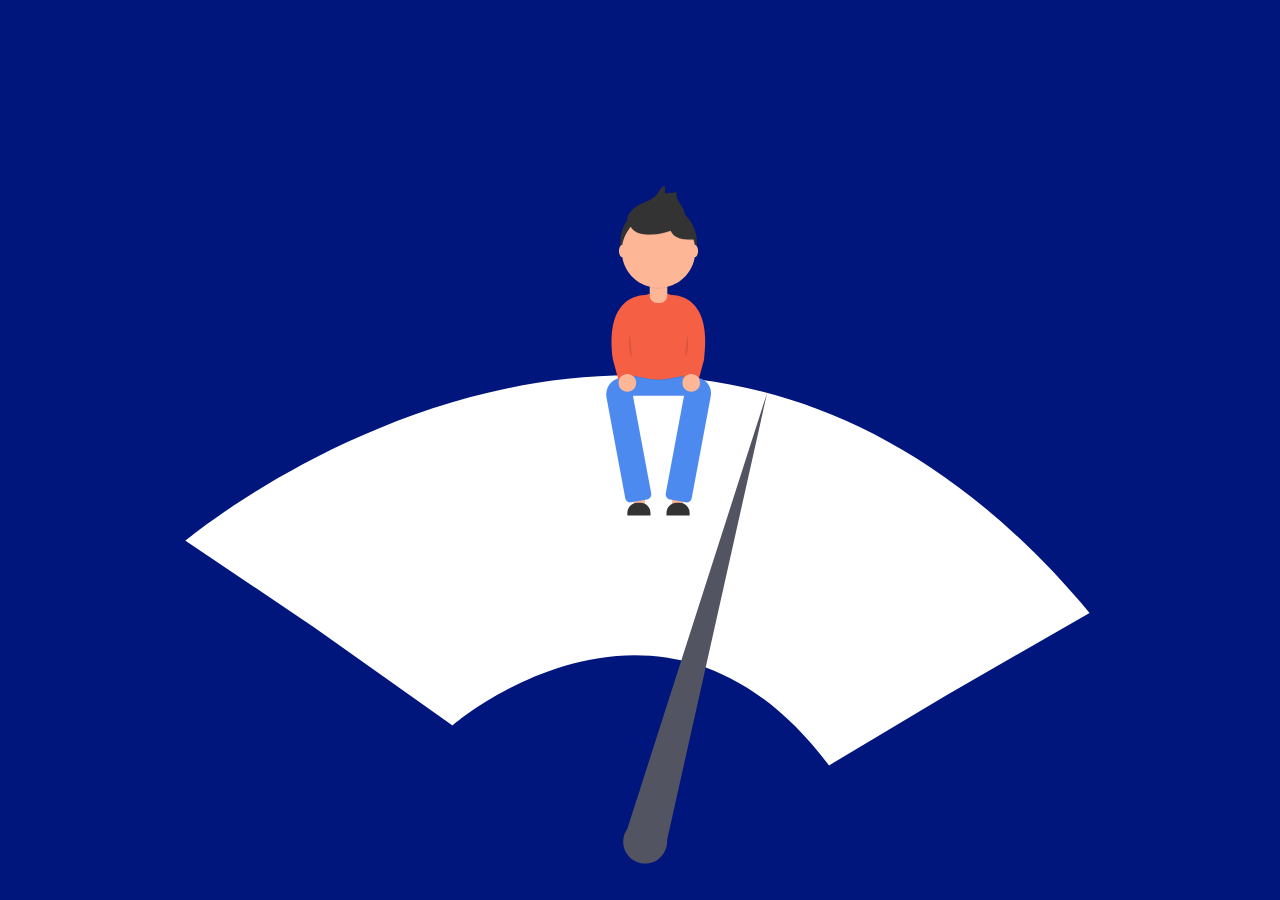
<file: svg/index.html>
<!DOCTYPE html>
<html lang="en">
  <head>
    <meta charset="UTF-8" />
    <meta name="viewport" content="width=device-width, initial-scale=1.0" />
    <link rel="stylesheet" href="./style.css" />
    <title>SVG animation</title>
  </head>
  <body>
    <svg
      id="logo"
      width="799"
      height="141"
      viewBox="0 0 799 141"
      fill="none"
      xmlns="http://www.w3.org/2000/svg"
    >
      <path
        d="M18.3828 66.9219V107H4.88281V4.625H42.6406C53.8438 4.625 62.6094 7.48438 68.9375 13.2031C75.3125 18.9219 78.5 26.4922 78.5 35.9141C78.5 45.8516 75.3828 53.5156 69.1484 58.9062C62.9609 64.25 54.0781 66.9219 42.5 66.9219H18.3828ZM18.3828 55.8828H42.6406C49.8594 55.8828 55.3906 54.1953 59.2344 50.8203C63.0781 47.3984 65 42.4766 65 36.0547C65 29.9609 63.0781 25.0859 59.2344 21.4297C55.3906 17.7734 50.1172 15.875 43.4141 15.7344H18.3828V55.8828Z"
        stroke="white"
        stroke-width="5"
      />
      <path
        d="M130.461 42.5938C128.492 42.2656 126.359 42.1016 124.062 42.1016C115.531 42.1016 109.742 45.7344 106.695 53V107H93.6875V30.9219H106.344L106.555 39.7109C110.82 32.9141 116.867 29.5156 124.695 29.5156C127.227 29.5156 129.148 29.8438 130.461 30.5V42.5938Z"
        stroke="white"
        stroke-width="5"
      />
      <path
        d="M137.633 68.2578C137.633 60.8047 139.086 54.1016 141.992 48.1484C144.945 42.1953 149.023 37.6016 154.227 34.3672C159.477 31.1328 165.453 29.5156 172.156 29.5156C182.516 29.5156 190.883 33.1016 197.258 40.2734C203.68 47.4453 206.891 56.9844 206.891 68.8906V69.8047C206.891 77.2109 205.461 83.8672 202.602 89.7734C199.789 95.6328 195.734 100.203 190.438 103.484C185.188 106.766 179.141 108.406 172.297 108.406C161.984 108.406 153.617 104.82 147.195 97.6484C140.82 90.4766 137.633 80.9844 137.633 69.1719V68.2578ZM150.711 69.8047C150.711 78.2422 152.656 85.0156 156.547 90.125C160.484 95.2344 165.734 97.7891 172.297 97.7891C178.906 97.7891 184.156 95.2109 188.047 90.0547C191.938 84.8516 193.883 77.5859 193.883 68.2578C193.883 59.9141 191.891 53.1641 187.906 48.0078C183.969 42.8047 178.719 40.2031 172.156 40.2031C165.734 40.2031 160.555 42.7578 156.617 47.8672C152.68 52.9766 150.711 60.2891 150.711 69.8047Z"
        stroke="white"
        stroke-width="5"
      />
      <path
        d="M220.109 68.3281C220.109 56.4688 222.852 47.0469 228.336 40.0625C233.82 33.0312 241.086 29.5156 250.133 29.5156C259.414 29.5156 266.656 32.7969 271.859 39.3594L272.492 30.9219H284.375V105.172C284.375 115.016 281.445 122.773 275.586 128.445C269.773 134.117 261.945 136.953 252.102 136.953C246.617 136.953 241.25 135.781 236 133.438C230.75 131.094 226.742 127.883 223.977 123.805L230.727 116C236.305 122.891 243.125 126.336 251.188 126.336C257.516 126.336 262.438 124.555 265.953 120.992C269.516 117.43 271.297 112.414 271.297 105.945V99.4062C266.094 105.406 258.992 108.406 249.992 108.406C241.086 108.406 233.867 104.82 228.336 97.6484C222.852 90.4766 220.109 80.7031 220.109 68.3281ZM233.188 69.8047C233.188 78.3828 234.945 85.1328 238.461 90.0547C241.977 94.9297 246.898 97.3672 253.227 97.3672C261.43 97.3672 267.453 93.6406 271.297 86.1875V51.4531C267.312 44.1875 261.336 40.5547 253.367 40.5547C247.039 40.5547 242.094 43.0156 238.531 47.9375C234.969 52.8594 233.188 60.1484 233.188 69.8047Z"
        stroke="white"
        stroke-width="5"
      />
      <path
        d="M340.836 42.5938C338.867 42.2656 336.734 42.1016 334.438 42.1016C325.906 42.1016 320.117 45.7344 317.07 53V107H304.062V30.9219H316.719L316.93 39.7109C321.195 32.9141 327.242 29.5156 335.07 29.5156C337.602 29.5156 339.523 29.8438 340.836 30.5V42.5938Z"
        stroke="white"
        stroke-width="5"
      />
      <path
        d="M397.016 107C396.266 105.5 395.656 102.828 395.188 98.9844C389.141 105.266 381.922 108.406 373.531 108.406C366.031 108.406 359.867 106.297 355.039 102.078C350.258 97.8125 347.867 92.4219 347.867 85.9062C347.867 77.9844 350.867 71.8438 356.867 67.4844C362.914 63.0781 371.398 60.875 382.32 60.875H394.977V54.8984C394.977 50.3516 393.617 46.7422 390.898 44.0703C388.18 41.3516 384.172 39.9922 378.875 39.9922C374.234 39.9922 370.344 41.1641 367.203 43.5078C364.062 45.8516 362.492 48.6875 362.492 52.0156H349.414C349.414 48.2188 350.75 44.5625 353.422 41.0469C356.141 37.4844 359.797 34.6719 364.391 32.6094C369.031 30.5469 374.117 29.5156 379.648 29.5156C388.414 29.5156 395.281 31.7188 400.25 36.125C405.219 40.4844 407.797 46.5078 407.984 54.1953V89.2109C407.984 96.1953 408.875 101.75 410.656 105.875V107H397.016ZM375.43 97.0859C379.508 97.0859 383.375 96.0312 387.031 93.9219C390.688 91.8125 393.336 89.0703 394.977 85.6953V70.0859H384.781C368.844 70.0859 360.875 74.75 360.875 84.0781C360.875 88.1562 362.234 91.3438 364.953 93.6406C367.672 95.9375 371.164 97.0859 375.43 97.0859Z"
        stroke="white"
        stroke-width="5"
      />
      <path
        d="M440.609 30.9219L440.961 39.3594C446.539 32.7969 454.062 29.5156 463.531 29.5156C474.172 29.5156 481.414 33.5938 485.258 41.75C487.789 38.0938 491.07 35.1406 495.102 32.8906C499.18 30.6406 503.984 29.5156 509.516 29.5156C526.203 29.5156 534.688 38.3516 534.969 56.0234V107H521.961V56.7969C521.961 51.3594 520.719 47.3047 518.234 44.6328C515.75 41.9141 511.578 40.5547 505.719 40.5547C500.891 40.5547 496.883 42.0078 493.695 44.9141C490.508 47.7734 488.656 51.6406 488.141 56.5156V107H475.062V57.1484C475.062 46.0859 469.648 40.5547 458.82 40.5547C450.289 40.5547 444.453 44.1875 441.312 51.4531V107H428.305V30.9219H440.609Z"
        stroke="white"
        stroke-width="5"
      />
      <path
        d="M566.891 30.9219L567.242 39.3594C572.82 32.7969 580.344 29.5156 589.812 29.5156C600.453 29.5156 607.695 33.5938 611.539 41.75C614.07 38.0938 617.352 35.1406 621.383 32.8906C625.461 30.6406 630.266 29.5156 635.797 29.5156C652.484 29.5156 660.969 38.3516 661.25 56.0234V107H648.242V56.7969C648.242 51.3594 647 47.3047 644.516 44.6328C642.031 41.9141 637.859 40.5547 632 40.5547C627.172 40.5547 623.164 42.0078 619.977 44.9141C616.789 47.7734 614.938 51.6406 614.422 56.5156V107H601.344V57.1484C601.344 46.0859 595.93 40.5547 585.102 40.5547C576.57 40.5547 570.734 44.1875 567.594 51.4531V107H554.586V30.9219H566.891Z"
        stroke="white"
        stroke-width="5"
      />
      <path
        d="M712.508 108.406C702.195 108.406 693.805 105.031 687.336 98.2812C680.867 91.4844 677.633 82.4141 677.633 71.0703V68.6797C677.633 61.1328 679.062 54.4062 681.922 48.5C684.828 42.5469 688.859 37.9062 694.016 34.5781C699.219 31.2031 704.844 29.5156 710.891 29.5156C720.781 29.5156 728.469 32.7734 733.953 39.2891C739.438 45.8047 742.18 55.1328 742.18 67.2734V72.6875H690.641C690.828 80.1875 693.008 86.2578 697.18 90.8984C701.398 95.4922 706.742 97.7891 713.211 97.7891C717.805 97.7891 721.695 96.8516 724.883 94.9766C728.07 93.1016 730.859 90.6172 733.25 87.5234L741.195 93.7109C734.82 103.508 725.258 108.406 712.508 108.406ZM710.891 40.2031C705.641 40.2031 701.234 42.125 697.672 45.9688C694.109 49.7656 691.906 55.1094 691.062 62H729.172V61.0156C728.797 54.4062 727.016 49.2969 723.828 45.6875C720.641 42.0312 716.328 40.2031 710.891 40.2031Z"
        stroke="white"
        stroke-width="5"
      />
      <path
        d="M794.07 42.5938C792.102 42.2656 789.969 42.1016 787.672 42.1016C779.141 42.1016 773.352 45.7344 770.305 53V107H757.297V30.9219H769.953L770.164 39.7109C774.43 32.9141 780.477 29.5156 788.305 29.5156C790.836 29.5156 792.758 29.8438 794.07 30.5V42.5938Z"
        stroke="white"
        stroke-width="5"
      />
    </svg>

    <svg
      id="loading"
      width="942"
      height="746"
      viewBox="0 0 942 746"
      fill="none"
      xmlns="http://www.w3.org/2000/svg"
    >
      <linearGradient gradientTransform="rotate(25)" id="gradient">
        <stop class="start-stop" offset="0%" />
        <stop class="quarter-stop" offset="25%" />
        <stop class="mid-stop" offset="50%" />
        <stop class="three-quarter-stop" offset="75%" />
        <stop class="ease-stop" offset="90%" />
        <stop class="end-stop" offset="100%" />
      </linearGradient>
      <g clip-path="url(#clip0)">
        <path
          id="loading-fan"
          d="M920.546 490.91C512.546 2.16454 16.5 418.656 16.5 418.656L146.007 505.91L283.507 603.41C283.507 603.41 493.546 421.41 660.007 643.41L777.046 573.41L920.546 490.91Z"
          fill="url(#gradient)"
        />
        <path
          id="loading-pin"
          d="M498.088 717.884L598.208 270.554L458.288 706.884C456.574 709.284 455.362 712.005 454.724 714.884C454.086 717.763 454.035 720.741 454.575 723.64C455.114 726.539 456.234 729.299 457.865 731.755C459.497 734.212 461.607 736.314 464.07 737.935C466.533 739.557 469.298 740.665 472.2 741.193C475.101 741.721 478.079 741.658 480.955 741.008C483.831 740.358 486.547 739.134 488.94 737.41C491.332 735.686 493.352 733.497 494.878 730.974V730.914C496.926 727.587 498.042 723.771 498.108 719.864C498.168 719.174 498.138 718.534 498.088 717.884Z"
          fill="#535461"
        />
        <path
          d="M475.928 371.934H464.748V387.114H475.928V371.934Z"
          fill="#FDB797"
        />
        <path
          d="M514.268 371.934H503.088V387.114H514.268V371.934Z"
          fill="#FDB797"
        />
        <path
          d="M526.258 247.334H452.768V273.694H526.258V247.334Z"
          fill="#4D8AF0"
        />
        <g opacity="0.05">
          <path
            opacity="0.05"
            d="M526.258 247.334H452.768V273.694H526.258V247.334Z"
            fill="black"
          />
        </g>
        <path
          opacity="0.1"
          d="M452.768 252.124C452.768 252.124 480.188 258.514 489.508 258.514C498.828 258.514 526.248 252.124 526.248 252.124V248.124H452.768V252.124Z"
          fill="black"
        />
        <path
          d="M526.248 251.324C526.248 251.324 498.828 257.714 489.508 257.714C480.188 257.714 452.768 251.324 452.768 251.324V207.394C452.768 197.65 456.639 188.305 463.529 181.415C470.419 174.525 479.764 170.654 489.508 170.654C499.252 170.654 508.597 174.525 515.487 181.415C522.378 188.305 526.248 197.65 526.248 207.394V251.324Z"
          fill="#F55F44"
        />
        <path
          d="M480.728 152.274H498.298V173.414C498.298 175.433 497.497 177.368 496.069 178.796C494.642 180.223 492.707 181.024 490.688 181.024H488.348C486.33 181.024 484.394 180.223 482.967 178.796C481.54 177.368 480.738 175.433 480.738 173.414V152.274H480.728Z"
          fill="#FDB797"
        />
        <path
          d="M478.028 377.394L462.278 380.334C460.936 380.577 459.551 380.279 458.428 379.505C457.304 378.732 456.531 377.545 456.278 376.204L437.498 275.564C437.086 273.361 437.112 271.099 437.574 268.906C438.036 266.713 438.926 264.632 440.193 262.783C441.46 260.934 443.078 259.353 444.956 258.13C446.834 256.907 448.935 256.065 451.138 255.654L455.198 254.894C456.541 254.652 457.925 254.95 459.049 255.723C460.173 256.497 460.946 257.684 461.198 259.024L482.198 371.354C482.324 372.025 482.315 372.714 482.173 373.381C482.031 374.049 481.759 374.681 481.371 375.243C480.984 375.804 480.489 376.283 479.915 376.653C479.341 377.022 478.7 377.274 478.028 377.394Z"
          fill="#4D8AF0"
        />
        <path
          d="M500.948 377.394L516.698 380.334C518.041 380.577 519.425 380.279 520.549 379.505C521.673 378.732 522.446 377.545 522.698 376.204L541.798 273.884C542.544 269.881 541.669 265.746 539.366 262.387C537.063 259.029 533.521 256.722 529.518 255.974L523.778 254.904C522.436 254.662 521.051 254.96 519.928 255.733C518.804 256.507 518.031 257.694 517.778 259.034L496.778 371.364C496.654 372.034 496.664 372.722 496.807 373.388C496.949 374.055 497.222 374.686 497.61 375.246C497.997 375.807 498.492 376.285 499.065 376.654C499.638 377.022 500.278 377.274 500.948 377.394Z"
          fill="#4D8AF0"
        />
        <path
          opacity="0.1"
          d="M480.728 165.594C486.499 167.014 492.528 167.014 498.298 165.594V153.074H480.728V165.594Z"
          fill="black"
        />
        <path
          d="M489.508 158.664C510.683 158.664 527.848 141.499 527.848 120.324C527.848 99.1498 510.683 81.9844 489.508 81.9844C468.334 81.9844 451.168 99.1498 451.168 120.324C451.168 141.499 468.334 158.664 489.508 158.664Z"
          fill="#333333"
        />
        <path
          d="M489.508 165.854C509.799 165.854 526.248 149.405 526.248 129.114C526.248 108.823 509.799 92.3744 489.508 92.3744C469.217 92.3744 452.768 108.823 452.768 129.114C452.768 149.405 469.217 165.854 489.508 165.854Z"
          fill="#FDB797"
        />
        <path
          d="M465.248 85.9944C472.318 80.2244 483.008 79.1944 488.328 71.7844C490.538 68.7044 492.108 64.3744 495.838 63.7044L495.948 71.5844L507.948 70.3544C506.098 75.5544 510.628 80.5544 513.358 85.3544C515.365 88.9014 516.461 92.8903 516.548 96.9644C512.398 99.4544 507.248 96.7344 502.628 95.2844C498.008 93.8344 493.358 93.7244 488.628 93.5944C486.214 93.4265 483.789 93.5609 481.408 93.9944C479.348 94.5472 477.34 95.2801 475.408 96.1844C472.228 97.5144 462.178 102.544 459.228 99.3044C455.908 95.6344 462.518 88.2244 465.248 85.9944Z"
          fill="#333333"
        />
        <path
          opacity="0.1"
          d="M467.248 110.684C469.257 111.786 471.468 112.466 473.748 112.684C483.161 113.972 492.745 112.896 501.638 109.554C503.098 113.244 506.638 115.784 510.428 116.984C514.218 118.184 518.238 118.244 522.208 118.304C523.081 118.403 523.963 118.235 524.738 117.824C526.508 116.634 525.648 113.894 524.618 112.034L519.498 102.754C517.988 100.014 516.428 97.2144 514.088 95.1444C511.148 92.5444 507.248 91.3244 503.408 90.5544C494.32 88.7447 484.937 89.0561 475.988 91.4644C466.418 93.9944 454.128 102.744 467.248 110.684Z"
          fill="black"
        />
        <path
          d="M467.248 109.884C469.257 110.986 471.468 111.666 473.748 111.884C483.161 113.172 492.745 112.096 501.638 108.754C503.098 112.444 506.638 114.984 510.428 116.184C514.218 117.384 518.238 117.444 522.208 117.504C523.081 117.603 523.963 117.436 524.738 117.024C526.508 115.834 525.648 113.094 524.618 111.234L519.498 101.954C517.988 99.2144 516.428 96.4144 514.088 94.3444C511.148 91.7444 507.248 90.5244 503.408 89.7544C494.32 87.9447 484.937 88.2561 475.988 90.6644C466.418 93.1744 454.128 101.954 467.248 109.884Z"
          fill="#333333"
        />
        <path
          d="M525.858 135.104C527.626 135.104 529.058 132.423 529.058 129.114C529.058 125.806 527.626 123.124 525.858 123.124C524.091 123.124 522.658 125.806 522.658 129.114C522.658 132.423 524.091 135.104 525.858 135.104Z"
          fill="#FDB797"
        />
        <path
          d="M453.168 135.104C454.936 135.104 456.368 132.423 456.368 129.114C456.368 125.806 454.936 123.124 453.168 123.124C451.401 123.124 449.968 125.806 449.968 129.114C449.968 132.423 451.401 135.104 453.168 135.104Z"
          fill="#FDB797"
        />
        <path
          d="M480.868 173.094C480.868 173.094 434.388 165.854 443.978 237.744L449.568 258.354L465.568 257.714C465.568 257.714 455.188 233.714 461.568 217.774C467.948 201.834 480.868 173.094 480.868 173.094Z"
          fill="#F55F44"
        />
        <path
          d="M498.148 173.094C498.148 173.094 544.628 165.854 535.038 237.744L529.448 258.354L513.448 257.714C513.448 257.714 523.828 233.714 517.448 217.774C511.068 201.834 498.148 173.094 498.148 173.094Z"
          fill="#F55F44"
        />
        <path
          d="M458.358 269.694C463.213 269.694 467.148 265.759 467.148 260.904C467.148 256.05 463.213 252.114 458.358 252.114C453.504 252.114 449.568 256.05 449.568 260.904C449.568 265.759 453.504 269.694 458.358 269.694Z"
          fill="#FDB797"
        />
        <path
          d="M522.258 269.694C527.113 269.694 531.048 265.759 531.048 260.904C531.048 256.05 527.113 252.114 522.258 252.114C517.404 252.114 513.468 256.05 513.468 260.904C513.468 265.759 517.404 269.694 522.258 269.694Z"
          fill="#FDB797"
        />
        <path
          d="M468.398 380.724H471.488C474.141 380.724 476.684 381.778 478.559 383.653C480.435 385.529 481.488 388.072 481.488 390.724V393.464H458.358V390.724C458.358 389.408 458.618 388.104 459.123 386.888C459.628 385.672 460.369 384.568 461.301 383.639C462.234 382.71 463.341 381.974 464.559 381.474C465.777 380.974 467.082 380.719 468.398 380.724Z"
          fill="#333333"
        />
        <path
          d="M507.538 380.724H510.628C513.281 380.724 515.824 381.778 517.699 383.653C519.575 385.529 520.628 388.072 520.628 390.724V393.464H497.498V390.724C497.498 389.408 497.758 388.104 498.263 386.888C498.768 385.672 499.509 384.568 500.441 383.639C501.374 382.71 502.481 381.974 503.699 381.474C504.917 380.974 506.222 380.719 507.538 380.724Z"
          fill="#333333"
        />
        <path
          opacity="0.1"
          d="M460.758 211.384C460.758 211.384 457.558 228.154 463.158 235.384L460.758 211.384Z"
          fill="black"
        />
        <path
          opacity="0.1"
          d="M518.268 211.384C518.268 211.384 521.468 228.154 515.868 235.384L518.268 211.384Z"
          fill="black"
        />
      </g>
      <defs>
        <clipPath id="clip0">
          <rect width="942" height="745.6" fill="white" />
        </clipPath>
      </defs>
    </svg>

    <script type="text/javascript" src="./app.js"></script>
  </body>
</html>
</file>
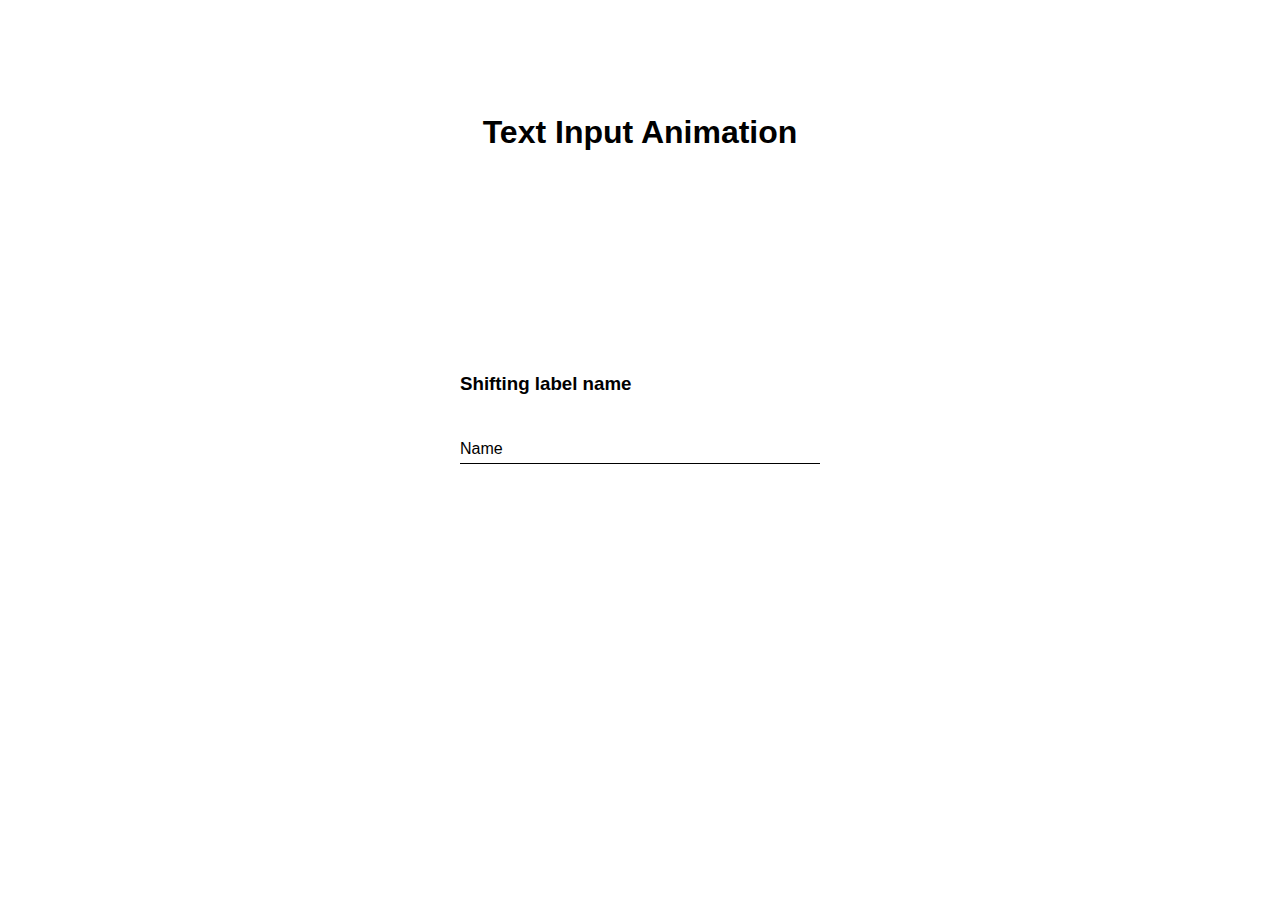
<file: text-input/index.html>
<!DOCTYPE html>
<html lang="en">
  <head>
    <meta charset="UTF-8" />
    <meta name="viewport" content="width=device-width, initial-scale=1.0" />
    <link rel="stylesheet" href="./style.css" />
    <title>Text Input Animation</title>
  </head>
  <body>
    <h1>Text Input Animation</h1>

    <div class="label-animation">
      <h3>Shifting label name</h3>
      <div class="name-input">
        <input type="text" name="name" autocomplete="off" required />
        <label for="name" class="label-name">
          <span class="content-name">Name</span>
        </label>
      </div>
    </div>
  </body>
</html>
</file>
<file: svg/style.css>
* {
  padding: 0;
  margin: 0;
  box-sizing: border-box;
}

body {
  width: 100%;
  height: 100vh;
  background-color: #01167d;
}

#logo {
  position: absolute;
  top: 10%;
  left: 50%;
  transform: translate(-50%, -50%);
  animation: fill 0.5s ease forwards 6.3s;
}

#logo path:nth-child(1) {
  stroke-dasharray: 482;
  stroke-dashoffset: 482;
  animation: logo-animate 2s ease forwards;
}
#logo path:nth-child(2) {
  stroke-dasharray: 233;
  stroke-dashoffset: 233;
  animation: logo-animate 2s ease forwards 0.5s;
}
#logo path:nth-child(3) {
  stroke-dasharray: 398;
  stroke-dashoffset: 398;
  animation: logo-animate 2s ease forwards 1s;
}
#logo path:nth-child(4) {
  stroke-dasharray: 569;
  stroke-dashoffset: 569;
  animation: logo-animate 2s ease forwards 1.5s;
}
#logo path:nth-child(5) {
  stroke-dasharray: 233;
  stroke-dashoffset: 233;
  animation: logo-animate 2s ease forwards 2s;
}
#logo path:nth-child(6) {
  stroke-dasharray: 451;
  stroke-dashoffset: 451;
  animation: logo-animate 2s ease forwards 2.5s;
}
#logo path:nth-child(7) {
  stroke-dasharray: 617;
  stroke-dashoffset: 617;
  animation: logo-animate 2s ease forwards 3s;
}
#logo path:nth-child(8) {
  stroke-dasharray: 617;
  stroke-dashoffset: 617;
  animation: logo-animate 2s ease forwards 3.5s;
}
#logo path:nth-child(9) {
  stroke-dasharray: 437;
  stroke-dashoffset: 437;
  animation: logo-animate 2s ease forwards 4s;
}
#logo path:nth-child(10) {
  stroke-dasharray: 233;
  stroke-dashoffset: 233;
  animation: logo-animate 2s ease forwards 4.5s;
}

@keyframes logo-animate {
  to {
    stroke-dashoffset: 0;
  }
}

@keyframes fill {
  from {
    fill: transparent;
  }
  to {
    fill: white;
  }
}

/* Loading animation */

#loading {
  position: absolute;
  top: 55%;
  left: 50%;
  transform: translate(-50%, -50%);
}

/* -69deg is at the start, 45deg is at the end 
7s animation is to sync with the programmer words animation on top*/
#loading #loading-pin {
  transform-origin: bottom;
  animation: loading 7s ease forwards;
}

@keyframes loading {
  from {
    rotate: -69deg;
  }
  to {
    rotate: 45deg;
  }
}

#loading #first-part {
  /* linear-gradient(to right, black 50%, white 50%); */
}

.start-stop {
  stop-color: white;
  animation: change-color 2s ease forwards;
}

.quarter-stop {
  stop-color: white;
  animation: change-color 2s ease forwards 1s;
}

.mid-stop {
  stop-color: white;
  animation: change-color 2s ease forwards 1.5s;
}

.three-quarter-stop {
  stop-color: white;
  animation: change-color 3.3s ease forwards 2s;
}

.ease-stop {
  stop-color: white;
  animation: change-color 3.5s ease forwards 2.8s;
}

.end-stop {
  stop-color: white;
  animation: change-color 6s ease forwards 3s;
}

@keyframes change-color {
  to {
    stop-color: #6c63ff;
  }
}
</file>
<file: text-input/style.css>
body {
  height: 60vh;
  display: flex;
  justify-content: space-around;
  align-items: center;
  flex-direction: column;
  font-family: sans-serif;
}

.label-animation {
  width: 40vh;
}

.label-animation h3 {
  margin-top: 2rem;
}

.name-input {
  width: 100%;
  position: relative;
  height: 50px;
  overflow: hidden;
}

.name-input input {
  width: 100%;
  height: 100%;
  color: slateblue;
  border: none;
  outline: none;
  padding-top: 5px;
}

.name-input label {
  position: absolute;
  bottom: 0px;
  left: 0px;
  width: 100%;
  height: 100%;
  pointer-events: none;
  border-bottom: 1px solid black;
}

.name-input label::after {
  content: "";
  position: absolute;
  left: 0px;
  bottom: 0px;
  height: 100%;
  width: 100%;
  border-bottom: 3px solid slateblue;
  transform: translateX(-100%);
  transition: transform 1s ease;
}

.content-name {
  position: absolute;
  bottom: 5px;
  left: 0px;
  transition: all 0.5s ease;
}

.name-input input:focus + .label-name .content-name,
.name-input input:valid + .label-name .content-name {
  transform: translateY(-150%);
  font-size: 14px;
  color: slateblue;
}

.name-input input:focus + .label-name::after,
.name-input input:valid + .label-name::after {
  transform: translateX(0%);
}
</file>
